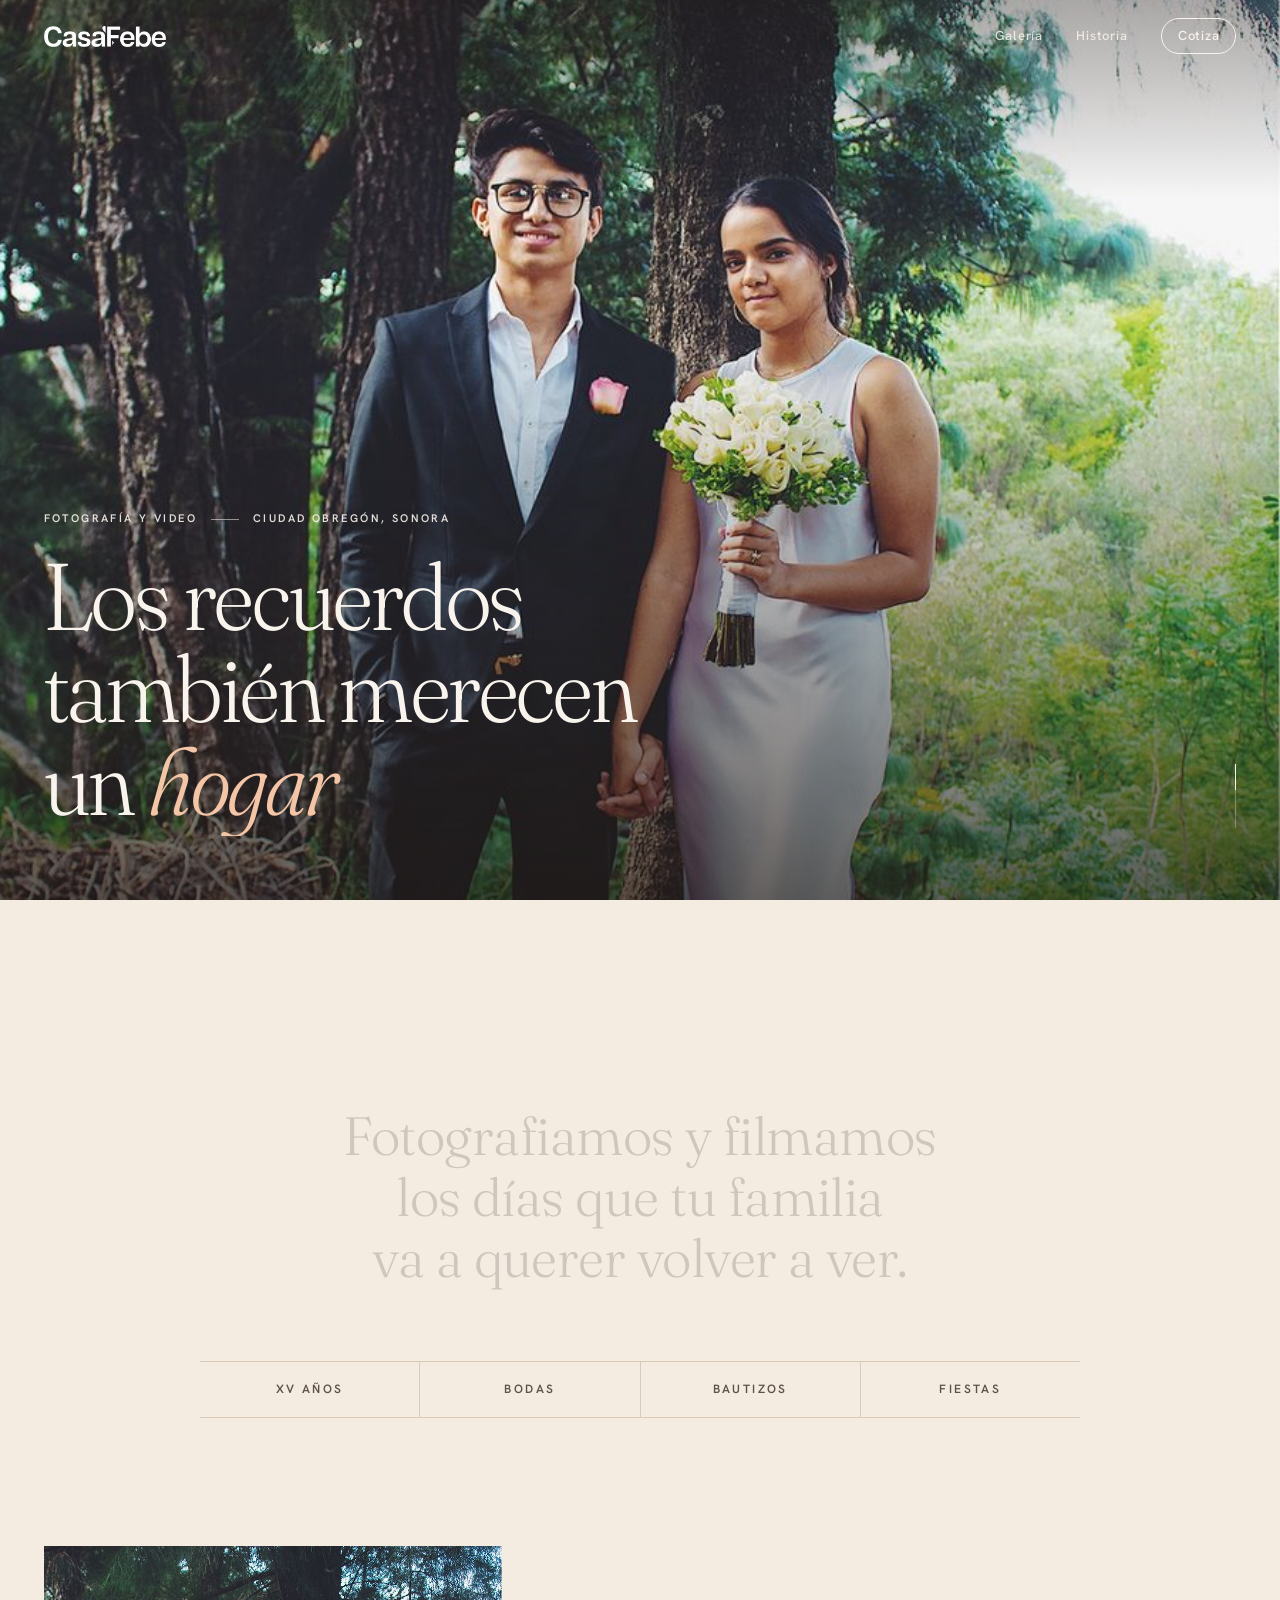
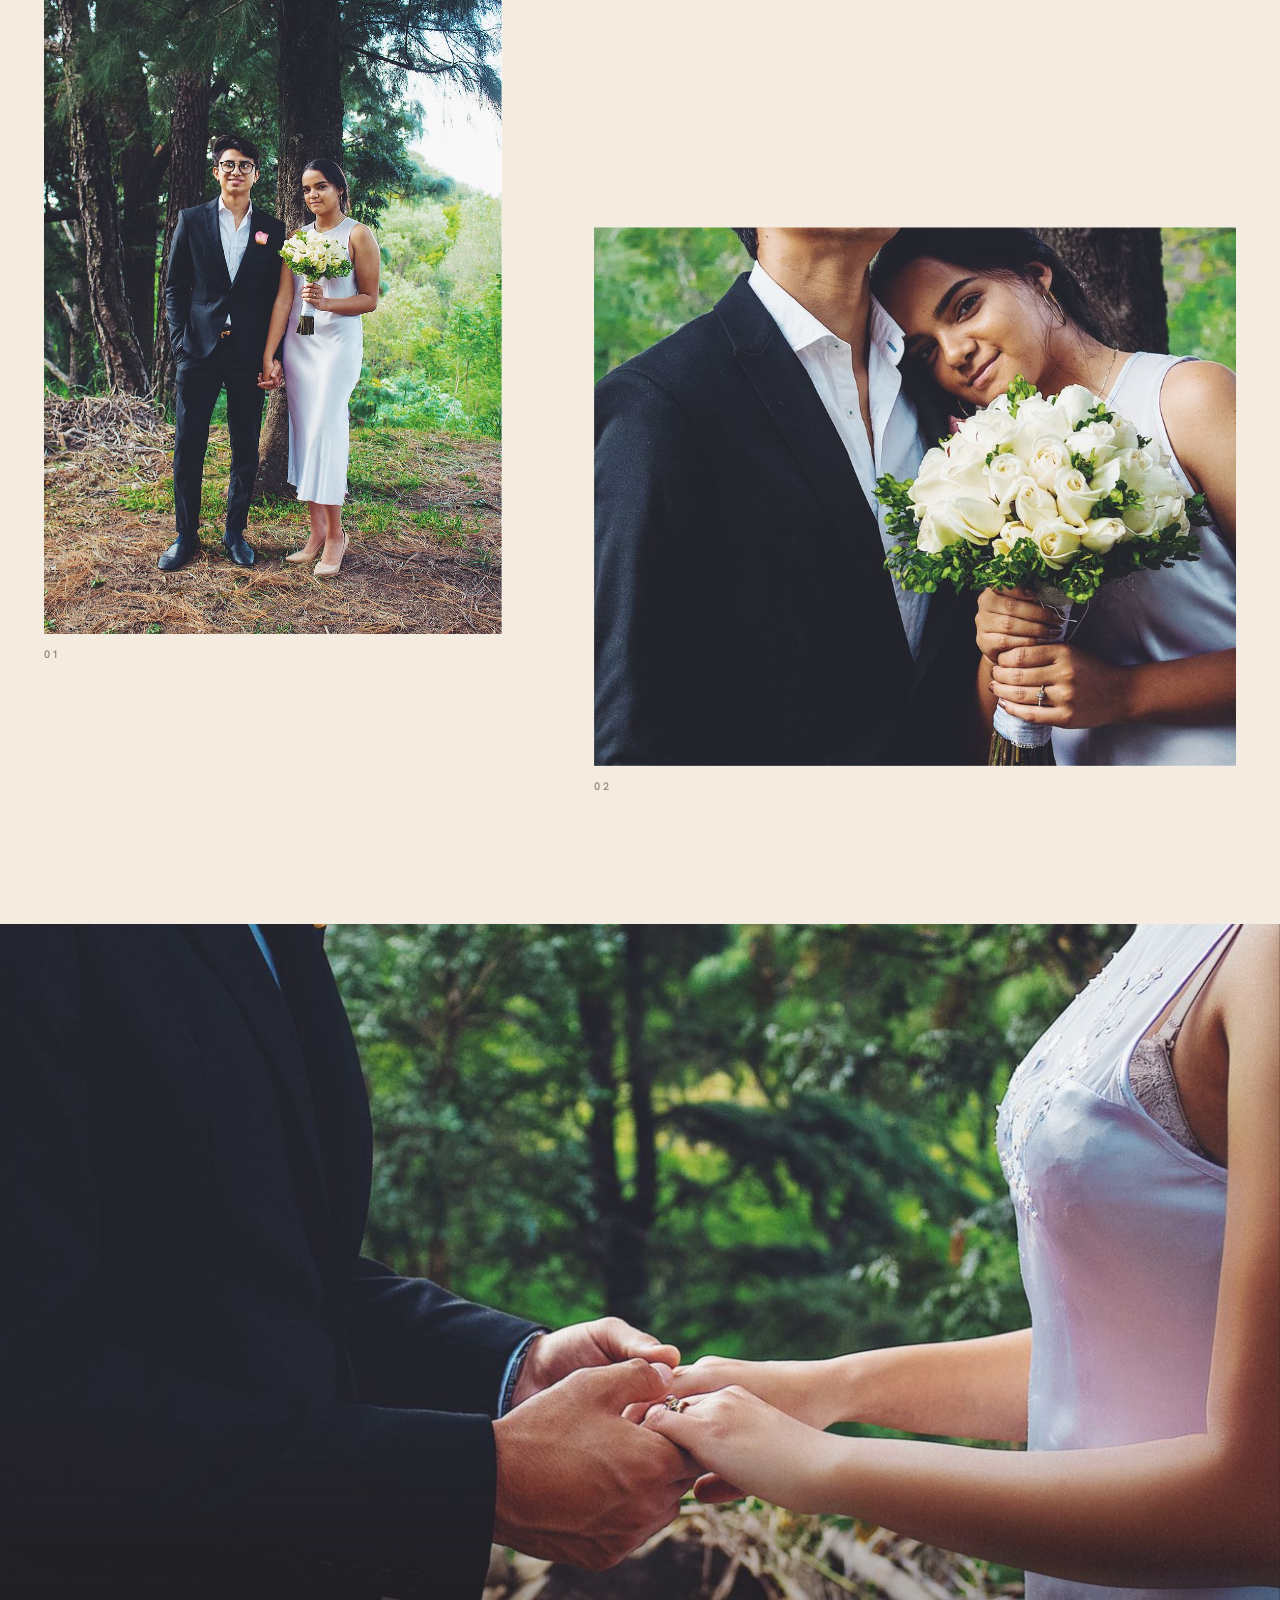
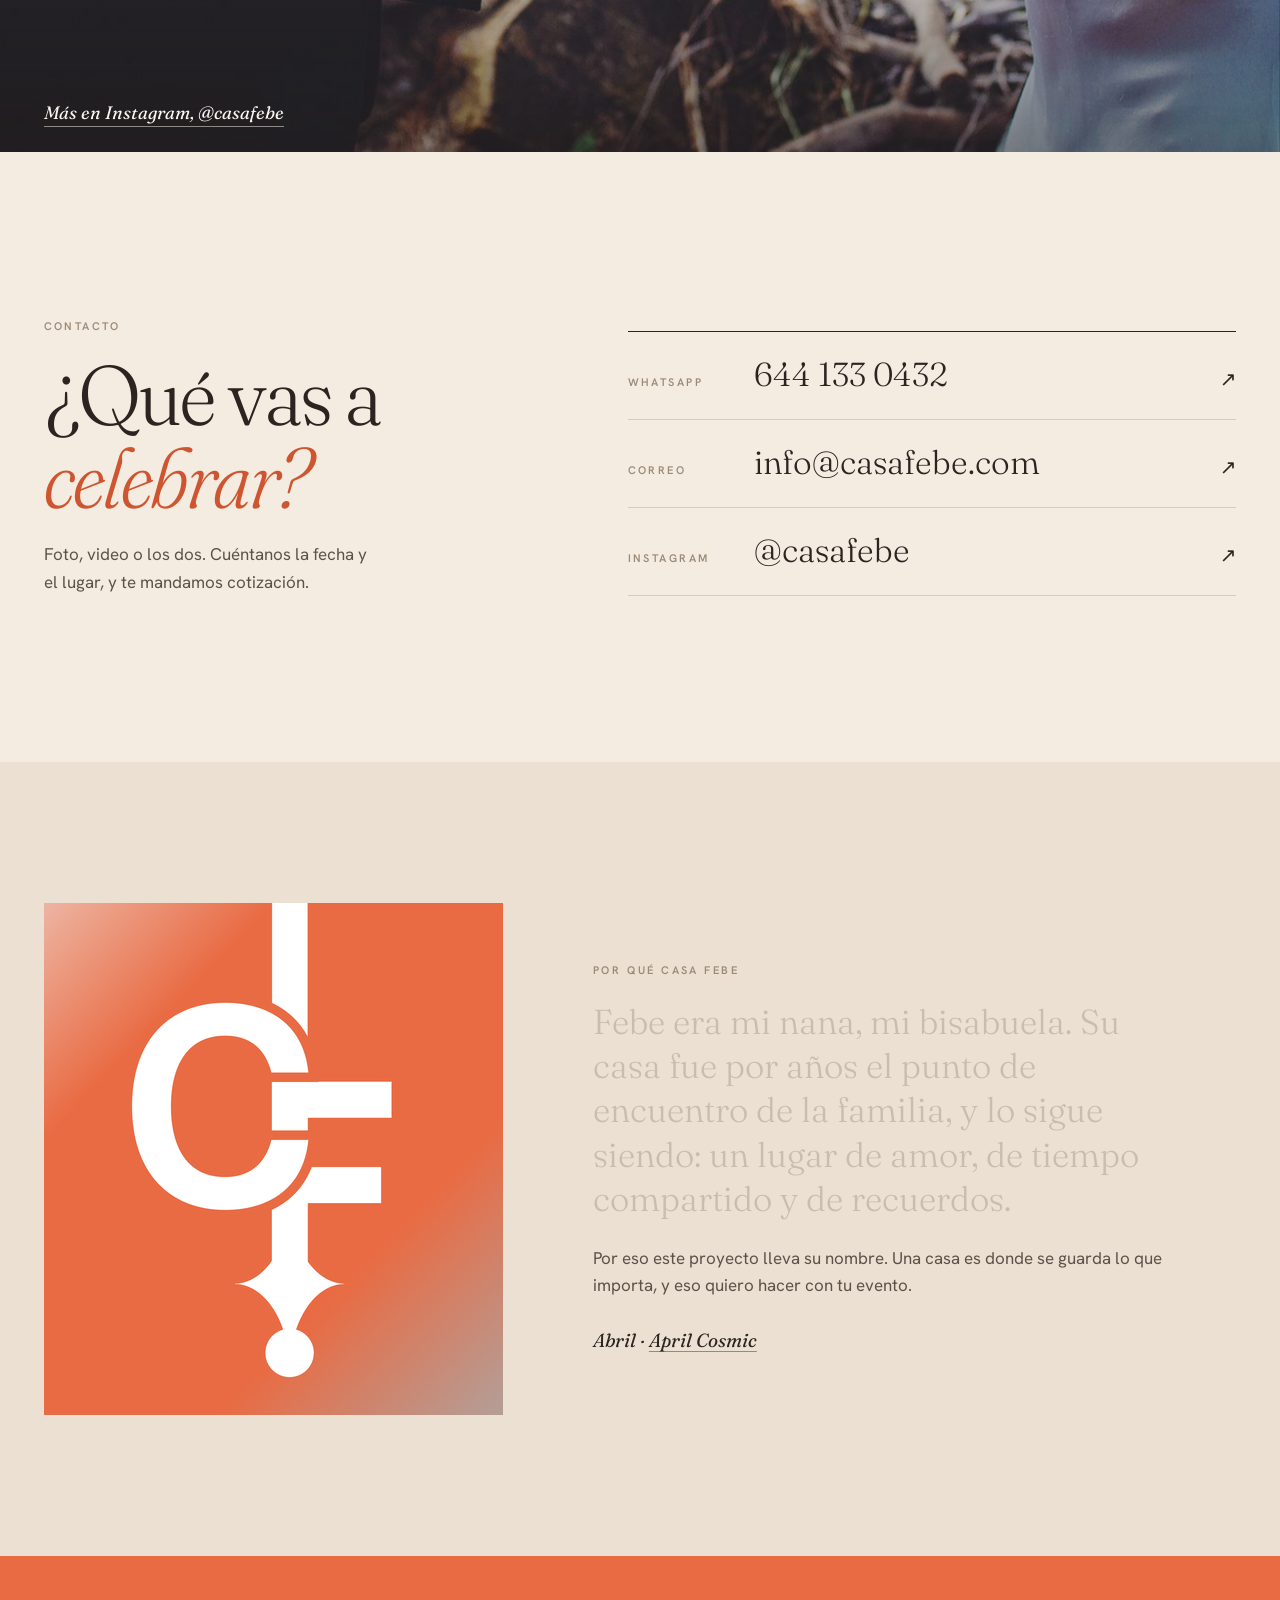
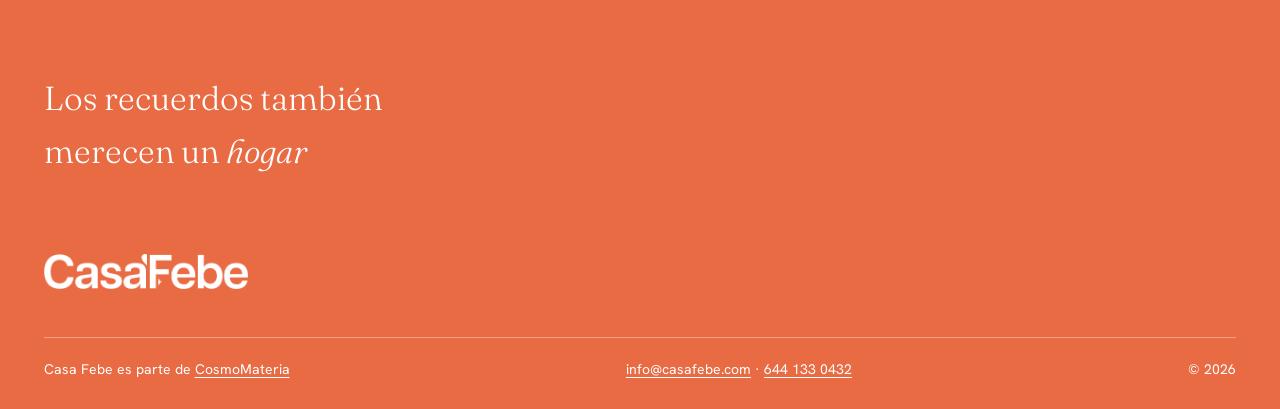
<file: index.html>
<!doctype html>
<html lang="es-MX">
<head>
<meta charset="utf-8">
<meta name="viewport" content="width=device-width, initial-scale=1, viewport-fit=cover">
<title>Casa Febe · Fotografía y video de XV años, bodas y fiestas en Ciudad Obregón</title>
<meta name="description" content="Los recuerdos también merecen un hogar. Fotografía y video de XV años, bodas, bautizos y fiestas en Ciudad Obregón, Sonora. Cotiza por WhatsApp.">
<meta name="theme-color" content="#f4ece1">
<link rel="canonical" href="https://casafebe.com/">
<meta property="og:type" content="website">
<meta property="og:locale" content="es_MX">
<meta property="og:site_name" content="Casa Febe">
<meta property="og:title" content="Casa Febe · Los recuerdos también merecen un hogar">
<meta property="og:description" content="Fotografía y video de XV años, bodas, bautizos y fiestas en Ciudad Obregón, Sonora.">
<meta property="og:url" content="https://casafebe.com/">
<meta property="og:image" content="https://casafebe.com/assets/img/og.jpg">
<meta name="twitter:card" content="summary_large_image">
<link rel="icon" type="image/png" sizes="64x64" href="assets/img/favicon.png">
<link rel="icon" type="image/png" sizes="32x32" href="assets/img/favicon-32.png">
<link rel="apple-touch-icon" href="assets/img/apple-touch-icon.png">
<link rel="preconnect" href="https://fonts.googleapis.com">
<link rel="preconnect" href="https://fonts.gstatic.com" crossorigin>
<link rel="stylesheet" href="https://fonts.googleapis.com/css2?family=Fraunces:ital,opsz,wght,SOFT@0,9..144,300..500,50;1,9..144,300..500,50&family=Hanken+Grotesk:wght@400;500;600&display=swap">
<link rel="stylesheet" href="css/styles.css">
<script type="application/ld+json">
{
  "@context": "https://schema.org",
  "@type": "ProfessionalService",
  "name": "Casa Febe",
  "slogan": "Los recuerdos también merecen un hogar",
  "description": "Fotografía y video de XV años, bodas, bautizos y fiestas.",
  "url": "https://casafebe.com/",
  "image": "https://casafebe.com/assets/img/og.jpg",
  "telephone": "+52 644 133 0432",
  "email": "info@casafebe.com",
  "areaServed": "Ciudad Obregón, Sonora",
  "address": {"@type": "PostalAddress", "addressLocality": "Ciudad Obregón", "addressRegion": "Sonora", "addressCountry": "MX"},
  "sameAs": ["https://www.instagram.com/casafebe/"],
  "parentOrganization": {"@type": "Organization", "name": "CosmoMateria", "url": "https://cosmomateria.com/"}
}
</script>
</head>
<body>

<a class="skip" href="#contenido">Saltar al contenido</a>

<header class="nav" id="nav">
  <a class="nav-logo" href="#inicio" aria-label="Casa Febe, inicio">
    <img class="logo-light" src="assets/img/logo-casafebe-blanco.png" alt="Casa Febe" width="862" height="148">
    <img class="logo-dark" src="assets/img/logo-casafebe-tinta.png" alt="" width="862" height="148" aria-hidden="true">
  </a>
  <nav class="menu" aria-label="Secciones">
    <a href="#galeria">Galería</a>
    <a href="#historia">Historia</a>
    <a class="menu-cta" href="#contacto">Cotiza</a>
  </nav>
</header>

<main id="contenido">

<!-- PORTADA -->
<section class="hero" id="inicio">
  <div class="hero-media" data-parallax="0.25">
    <picture>
      <source media="(max-width: 760px) and (orientation: portrait)" srcset="assets/img/boda-retrato-900.jpg 900w, assets/img/boda-retrato-1800.jpg 1066w" sizes="100vw">
      <img class="hero-img" src="assets/img/boda-arbol-1800.jpg" srcset="assets/img/boda-arbol-900.jpg 900w, assets/img/boda-arbol-1800.jpg 1800w" sizes="100vw" alt="Pareja de novios frente a frente bajo los árboles, ella sostiene un ramo de rosas blancas" width="1800" height="1015" fetchpriority="high">
    </picture>
  </div>
  <div class="hero-text">
    <p class="hero-kicker"><span>Fotografía y video</span><span>Ciudad Obregón, Sonora</span></p>
    <h1>
      <span class="ln"><span>Los recuerdos</span></span>
      <span class="ln"><span>también merecen</span></span>
      <span class="ln"><span>un <em>hogar</em></span></span>
    </h1>
  </div>
  <a class="hero-scroll" href="#intro" aria-label="Bajar"><span></span></a>
</section>

<!-- INTRO -->
<section class="intro" id="intro">
  <p class="intro-text" data-words>Fotografiamos y filmamos los días que tu familia va a querer volver a ver.</p>
  <ul class="tipos">
    <li>XV años</li>
    <li>Bodas</li>
    <li>Bautizos</li>
    <li>Fiestas</li>
  </ul>
</section>

<!-- GALERÍA -->
<section class="galeria" id="galeria">

  <!-- VIDEO: cuando tengas el video, guárdalo en assets/video/ y quita los comentarios de este bloque.
  <figure class="video wipe">
    <video controls playsinline preload="metadata" poster="assets/img/video-portada.jpg">
      <source src="assets/video/casafebe.mp4" type="video/mp4">
    </video>
  </figure>
  -->

  <div class="grid">
    <figure class="g-a wipe">
      <img src="assets/img/boda-retrato-1800.jpg" srcset="assets/img/boda-retrato-900.jpg 900w, assets/img/boda-retrato-1800.jpg 1066w" sizes="(max-width: 760px) 100vw, 38vw" alt="Novios tomados de la mano de pie entre pinos" width="1066" height="1598" loading="lazy">
      <figcaption>01</figcaption>
    </figure>
    <figure class="g-b wipe">
      <img src="assets/img/boda-ramo-1800.jpg" srcset="assets/img/boda-ramo-900.jpg 900w, assets/img/boda-ramo-1800.jpg 1800w" sizes="(max-width: 760px) 100vw, 52vw" alt="La novia recarga la cabeza en el hombro del novio y sostiene su ramo de rosas blancas" width="1800" height="1511" loading="lazy">
      <figcaption>02</figcaption>
    </figure>
  </div>
</section>

<section class="full" aria-label="Fotografía">
  <div class="full-media" data-parallax="0.18">
    <img src="assets/img/boda-manos-1800.jpg" srcset="assets/img/boda-manos-900.jpg 900w, assets/img/boda-manos-1800.jpg 1800w" sizes="100vw" alt="Las manos de los novios entrelazadas, con el anillo de compromiso" width="1800" height="1015" loading="lazy">
  </div>
  <p class="full-cap"><a href="https://www.instagram.com/casafebe/" target="_blank" rel="noopener">Más en Instagram, @casafebe</a></p>
</section>

<!-- CONTACTO -->
<section class="contacto" id="contacto">
  <div class="contacto-head">
    <p class="label">Contacto</p>
    <h2>¿Qué vas a <em>celebrar?</em></h2>
    <p class="contacto-sub">Foto, video o los dos. Cuéntanos la fecha y el lugar, y te mandamos cotización.</p>
  </div>
  <ul class="canales">
    <li><a href="https://wa.me/526441330432?text=Hola%2C%20quiero%20cotizar%20con%20Casa%20Febe" target="_blank" rel="noopener"><span class="c-k">WhatsApp</span><span class="c-v">644 133 0432</span><span class="c-a" aria-hidden="true">↗</span></a></li>
    <li><a href="mailto:info@casafebe.com?subject=Cotizaci%C3%B3n%20Casa%20Febe"><span class="c-k">Correo</span><span class="c-v">info@casafebe.com</span><span class="c-a" aria-hidden="true">↗</span></a></li>
    <li><a href="https://www.instagram.com/casafebe/" target="_blank" rel="noopener"><span class="c-k">Instagram</span><span class="c-v">@casafebe</span><span class="c-a" aria-hidden="true">↗</span></a></li>
  </ul>
</section>

<!-- HISTORIA -->
<section class="historia" id="historia">
  <figure class="historia-img wipe">
    <img src="assets/img/monograma.png" alt="" width="512" height="512" loading="lazy">
    <!-- Cuando tengas una foto de tu nana Febe o de su casa, cambia la imagen de arriba por:
         <img src="assets/img/nana-febe.jpg" alt="Mi nana Febe" loading="lazy"> -->
  </figure>
  <div class="historia-text">
    <p class="label">Por qué Casa Febe</p>
    <p class="quote" data-words>Febe era mi nana, mi bisabuela. Su casa fue por años el punto de encuentro de la familia, y lo sigue siendo: un lugar de amor, de tiempo compartido y de recuerdos.</p>
    <p class="historia-p">Por eso este proyecto lleva su nombre. Una casa es donde se guarda lo que importa, y eso quiero hacer con tu evento.</p>
    <p class="firma">Abril · <a href="https://aprilcosmic.com" target="_blank" rel="noopener">April Cosmic</a></p>
  </div>
</section>

</main>

<footer class="foot">
  <p class="foot-slogan">Los recuerdos también merecen un <em>hogar</em></p>
  <img class="foot-logo" src="assets/img/logo-casafebe-blanco.png" alt="Casa Febe" width="862" height="148" loading="lazy">
  <div class="foot-row">
    <span>Casa Febe es parte de <a href="https://cosmomateria.com" target="_blank" rel="noopener">CosmoMateria</a></span>
    <span><a href="mailto:info@casafebe.com">info@casafebe.com</a> · <a href="https://wa.me/526441330432" target="_blank" rel="noopener">644 133 0432</a></span>
    <span>© <span id="year">2026</span></span>
  </div>
</footer>

<a class="wa-float" href="https://wa.me/526441330432?text=Hola%2C%20quiero%20cotizar%20con%20Casa%20Febe" target="_blank" rel="noopener" aria-label="Escríbenos por WhatsApp">
  <svg viewBox="0 0 24 24" aria-hidden="true"><path d="M12 2a10 10 0 0 0-8.6 15.1L2 22l5-1.3A10 10 0 1 0 12 2Zm0 18.2a8.2 8.2 0 0 1-4.2-1.2l-.3-.2-3 .8.8-2.9-.2-.3A8.2 8.2 0 1 1 12 20.2Zm4.5-6.1c-.2-.1-1.5-.7-1.7-.8-.2-.1-.4-.1-.6.1l-.8 1c-.1.2-.3.2-.5.1a6.7 6.7 0 0 1-3.3-2.9c-.2-.4.2-.4.7-1.3.1-.2 0-.3 0-.4l-.8-1.8c-.2-.5-.4-.4-.6-.4h-.5a1 1 0 0 0-.7.3 3 3 0 0 0-.9 2.2 5.2 5.2 0 0 0 1.1 2.8 11.9 11.9 0 0 0 4.6 4c1.7.7 2.4.8 3.2.7.5-.1 1.5-.6 1.7-1.2.2-.6.2-1.1.1-1.2l-.5-.3Z"/></svg>
</a>

<script src="js/main.js" defer></script>
</body>
</html>
</file>
<file: css/styles.css>
/* Casa Febe
   Cálido y editorial: papel crema con grano leve, tinta café, naranja del monograma
   solo como acento. Las fotos mandan; el texto acompaña. */

:root{
  --papel:#f4ece1;
  --papel-2:#ebe0d1;
  --linea:#d9cbb8;
  --tinta:#2b2420;
  --tinta-2:#5d5149;
  --sepia:#9c8a76;
  --naranja:#e96b43;
  --naranja-2:#cf5530;
  --blanco:#fbf6ef;

  --f-serif:"Fraunces", Georgia, "Times New Roman", serif;
  --f-sans:"Hanken Grotesk", system-ui, -apple-system, "Segoe UI", sans-serif;

  --gutter:clamp(18px,3.4vw,48px);
  --ease:cubic-bezier(.19,1,.22,1);
  color-scheme:light;
}

*,*::before,*::after{box-sizing:border-box}
html{scroll-behavior:smooth;-webkit-text-size-adjust:100%}
@media (prefers-reduced-motion:reduce){html{scroll-behavior:auto}}
body{
  margin:0;background:var(--papel);color:var(--tinta);
  font-family:var(--f-sans);font-size:17px;line-height:1.6;
  overflow-x:hidden;-webkit-font-smoothing:antialiased;
}
body::before{
  content:"";position:fixed;inset:0;pointer-events:none;z-index:90;opacity:.07;mix-blend-mode:multiply;
  background-image:url("data:image/svg+xml,%3Csvg xmlns='http://www.w3.org/2000/svg' width='160' height='160'%3E%3Cfilter id='n'%3E%3CfeTurbulence type='fractalNoise' baseFrequency='.9' numOctaves='2' stitchTiles='stitch'/%3E%3C/filter%3E%3Crect width='100%25' height='100%25' filter='url(%23n)'/%3E%3C/svg%3E");
}
img,video{max-width:100%;display:block}
a{color:inherit}
p,h1,h2,figure,ul{margin:0}
ul{padding:0;list-style:none}
h1,h2{font-family:var(--f-serif);font-weight:300;font-variation-settings:"SOFT" 50}
em{font-style:italic}
:focus-visible{outline:2px solid var(--naranja);outline-offset:3px}
.skip{position:absolute;left:-999px;top:8px;background:var(--tinta);color:var(--papel);padding:8px 14px;z-index:100}
.skip:focus{left:8px}
.label{font-size:11px;font-weight:600;letter-spacing:.22em;text-transform:uppercase;color:var(--sepia)}

/* NAV: transparente sobre la portada, crema al bajar */
.nav{
  position:fixed;inset:0 0 auto 0;z-index:80;height:72px;
  display:flex;align-items:center;justify-content:space-between;gap:16px;padding-inline:var(--gutter);
  color:var(--blanco);transition:background .5s var(--ease),color .5s var(--ease),height .5s var(--ease),box-shadow .5s;
}
.nav.solid{background:rgba(244,236,225,.9);backdrop-filter:blur(10px);-webkit-backdrop-filter:blur(10px);color:var(--tinta);height:60px;box-shadow:0 1px 0 var(--linea)}
.nav-logo{position:relative;display:block;height:21px}
.nav-logo img{height:21px;width:auto;transition:opacity .5s}
.nav-logo .logo-dark{position:absolute;inset:0;opacity:0}
.nav.solid .logo-light{opacity:0}
.nav.solid .logo-dark{opacity:1}
.menu{display:flex;align-items:center;gap:clamp(16px,2.6vw,36px);font-size:13px;font-weight:500;letter-spacing:.06em}
.menu a{text-decoration:none;opacity:.85;transition:opacity .2s}
.menu a:hover{opacity:1}
.menu .menu-cta{opacity:1;border:1px solid currentColor;padding:7px 16px;border-radius:999px;transition:background .3s,color .3s,border-color .3s}
.menu .menu-cta:hover{background:var(--naranja);border-color:var(--naranja);color:#fff}
@media (max-width:560px){.menu a:not(.menu-cta){display:none}}

/* PORTADA */
.hero{position:relative;height:100svh;min-height:520px;overflow:hidden;background:var(--tinta);color:var(--blanco)}
.hero-media{position:absolute;inset:-6% 0 -6% 0;will-change:transform}
.hero-media picture,.hero-img{width:100%;height:100%}
.hero-img{object-fit:cover;object-position:50% 40%;transform:scale(1.14);transition:transform 2.8s var(--ease)}
.loaded .hero-img{transform:scale(1)}
.hero::after{content:"";position:absolute;inset:0;pointer-events:none;
  background:linear-gradient(to top,rgba(30,22,18,.66) 0%,rgba(30,22,18,.18) 42%,rgba(30,22,18,0) 62%),linear-gradient(to bottom,rgba(30,22,18,.35),rgba(30,22,18,0) 22%)}
.hero-text{position:absolute;left:0;right:0;bottom:0;z-index:1;padding:0 var(--gutter) clamp(36px,8vh,84px)}
.hero-kicker{display:flex;align-items:center;gap:14px;font-size:11px;font-weight:600;letter-spacing:.22em;text-transform:uppercase;margin-bottom:22px;opacity:0;transition:opacity 1.2s .9s}
.hero-kicker span+span::before{content:"";display:inline-block;width:28px;height:1px;background:currentColor;opacity:.6;vertical-align:middle;margin-right:14px}
.loaded .hero-kicker{opacity:.9}
.hero h1{font-size:clamp(42px,7.4vw,118px);line-height:.98;letter-spacing:-.015em}
.hero h1 em{color:#f6c7a8}
.ln{display:block;overflow:hidden;padding-bottom:.08em;margin-bottom:-.08em}
.ln>span{display:inline-block;transform:translateY(105%);transition:transform 1.4s var(--ease)}
.loaded .ln>span{transform:none}
.loaded .ln:nth-child(2)>span{transition-delay:.12s}
.loaded .ln:nth-child(3)>span{transition-delay:.24s}
.hero-scroll{position:absolute;right:var(--gutter);bottom:clamp(36px,8vh,84px);z-index:1;width:1px;height:64px;background:rgba(251,246,239,.3);overflow:hidden}
.hero-scroll span{position:absolute;left:0;top:0;width:1px;height:40%;background:var(--blanco);animation:drip 2.2s var(--ease) infinite}
@keyframes drip{from{transform:translateY(-100%)}to{transform:translateY(260%)}}
@media (max-width:760px){.hero-img{object-position:50% 30%}.hero-kicker span:first-child{display:none}.hero-kicker span+span::before{display:none}}

/* INTRO */
.intro{padding:clamp(96px,16vw,220px) var(--gutter) clamp(72px,10vw,140px);text-align:center}
.intro-text{font-family:var(--f-serif);font-weight:300;font-size:clamp(28px,4.2vw,60px);line-height:1.14;letter-spacing:-.01em;max-width:18ch;margin:0 auto;text-wrap:balance}
.w{transition:opacity .5s}
.tipos{display:flex;flex-wrap:wrap;justify-content:center;margin-top:clamp(40px,6vw,72px);border-top:1px solid var(--linea);border-bottom:1px solid var(--linea);max-width:880px;margin-inline:auto}
.tipos li{flex:1 1 0;min-width:140px;padding:18px 12px;font-size:12px;font-weight:600;letter-spacing:.2em;text-transform:uppercase;color:var(--tinta-2)}
.tipos li+li{border-left:1px solid var(--linea)}
@media (max-width:560px){.tipos li{min-width:50%}.tipos li:nth-child(3){border-left:0}.tipos li:nth-child(n+3){border-top:1px solid var(--linea)}}

/* GALERÍA */
.galeria{padding:0 var(--gutter) clamp(64px,10vw,140px)}
.video{margin-bottom:clamp(40px,6vw,96px);background:var(--tinta)}
.video video{width:100%;aspect-ratio:16/9;object-fit:cover}
.grid{display:grid;grid-template-columns:5fr 1fr 7fr;align-items:start}
.grid figure{position:relative}
.g-a{grid-column:1}
.g-b{grid-column:3;margin-top:clamp(80px,22vw,320px)}
.grid img{width:100%;height:auto}
figcaption{margin-top:12px;font-size:11px;font-weight:600;letter-spacing:.22em;color:var(--sepia)}
@media (max-width:760px){
  .grid{grid-template-columns:1fr;gap:28px}
  .g-a,.g-b{grid-column:1;margin-top:0}
}
@media (max-width:760px) and (orientation:portrait){.g-a{display:none}}
@media (max-width:760px){figcaption{display:none}}

/* FOTO A SANGRE */
.full{position:relative;height:clamp(420px,92svh,1000px);overflow:hidden;background:var(--tinta)}
.full-media{position:absolute;inset:-10% 0;will-change:transform}
.full-media img{width:100%;height:100%;object-fit:cover}
.full-cap{position:absolute;left:var(--gutter);bottom:24px;z-index:1;font-family:var(--f-serif);font-style:italic;font-size:18px;color:var(--blanco)}
.full-cap a{text-decoration:none;border-bottom:1px solid rgba(251,246,239,.5);padding-bottom:2px;transition:border-color .3s}
.full-cap a:hover{border-color:var(--blanco)}
.full::after{content:"";position:absolute;inset:auto 0 0 0;height:40%;background:linear-gradient(to top,rgba(30,22,18,.45),transparent);pointer-events:none}

/* aparición de imágenes: se descubren de abajo hacia arriba */
.wipe{clip-path:inset(100% 0 0 0);transition:clip-path 1.6s var(--ease)}
.wipe img,.wipe video{transform:scale(1.18);transition:transform 2.2s var(--ease)}
.wipe.in{clip-path:inset(0 0 -40px 0)}
.wipe.in img,.wipe.in video{transform:none}

/* CONTACTO */
.contacto{display:grid;grid-template-columns:minmax(0,5fr) minmax(0,6fr);gap:clamp(36px,6vw,96px);align-items:end;padding:clamp(96px,13vw,180px) var(--gutter)}
.contacto h2{font-size:clamp(44px,6.6vw,104px);line-height:.98;letter-spacing:-.015em;margin:18px 0 22px}
.contacto h2 em{color:var(--naranja-2)}
.contacto-sub{color:var(--tinta-2);max-width:34ch}
.canales{border-top:1px solid var(--tinta)}
.canales a{display:grid;grid-template-columns:110px 1fr auto;align-items:baseline;gap:16px;padding:24px 0;border-bottom:1px solid var(--linea);text-decoration:none;transition:color .3s}
.c-k{font-size:11px;font-weight:600;letter-spacing:.22em;text-transform:uppercase;color:var(--sepia)}
.c-v{font-family:var(--f-serif);font-weight:300;font-size:clamp(22px,2.6vw,34px);line-height:1.1;transition:transform .5s var(--ease);overflow-wrap:anywhere}
.c-a{font-size:20px;transition:transform .5s var(--ease)}
.canales a:hover{color:var(--naranja-2)}
.canales a:hover .c-v{transform:translateX(8px)}
.canales a:hover .c-a{transform:translate(4px,-4px)}
@media (max-width:860px){
  .contacto{grid-template-columns:1fr;align-items:start}
  .canales a{grid-template-columns:1fr auto;gap:4px 12px}
  .c-k{grid-column:1 / -1}
}

/* HISTORIA */
.historia{display:grid;grid-template-columns:minmax(0,5fr) minmax(0,7fr);align-items:center;gap:clamp(32px,7vw,120px);padding:clamp(80px,11vw,160px) var(--gutter);background:var(--papel-2)}
.historia-img{max-width:460px;width:100%;justify-self:center;overflow:hidden}
.historia-img img{width:100%;aspect-ratio:1;object-fit:cover}
.historia-text{max-width:600px}
.quote{font-family:var(--f-serif);font-weight:300;font-size:clamp(24px,2.7vw,36px);line-height:1.28;margin:20px 0 24px;text-wrap:pretty}
.historia-p{color:var(--tinta-2)}
.firma{margin-top:26px;font-family:var(--f-serif);font-style:italic;font-size:19px}
.firma a{text-decoration-color:var(--naranja);text-underline-offset:4px}
@media (max-width:760px){.historia{grid-template-columns:1fr}.historia-img{max-width:200px;justify-self:start}}

/* FOOTER */
.foot{background:var(--naranja);color:#fff;padding:clamp(64px,9vw,120px) var(--gutter) 28px}
.foot-slogan{font-family:var(--f-serif);font-weight:300;font-size:clamp(22px,2.6vw,34px);margin-bottom:clamp(40px,6vw,80px);max-width:22ch}
.foot-logo{width:clamp(140px,16vw,220px);height:auto}
.foot-row{display:flex;flex-wrap:wrap;justify-content:space-between;gap:10px 24px;margin-top:clamp(28px,4vw,48px);padding-top:20px;border-top:1px solid rgba(255,255,255,.35);font-size:14px}
.foot-row a{color:#fff;text-underline-offset:3px}

/* WhatsApp flotante */
.wa-float{
  position:fixed;right:16px;bottom:calc(16px + env(safe-area-inset-bottom));z-index:85;
  width:54px;height:54px;border-radius:50%;display:grid;place-items:center;
  background:var(--tinta);color:var(--papel);box-shadow:0 6px 20px rgba(43,36,32,.25);
  opacity:0;transform:translateY(12px);pointer-events:none;transition:opacity .4s,transform .4s,background .2s
}
.wa-float.show{opacity:1;transform:none;pointer-events:auto}
.wa-float:hover{background:var(--naranja-2)}
.wa-float svg{width:26px;height:26px;fill:currentColor}

/* aparición suave de bloques de texto */
.rise{opacity:0;transform:translateY(24px);transition:opacity 1.1s var(--ease),transform 1.1s var(--ease)}
.rise.in{opacity:1;transform:none}

@media (prefers-reduced-motion:reduce){
  .hero-img,.ln>span,.hero-kicker,.wipe,.wipe img,.rise{transition:none!important;transform:none!important;opacity:1!important;clip-path:none!important}
  .hero-scroll span{animation:none}
}
</file>
